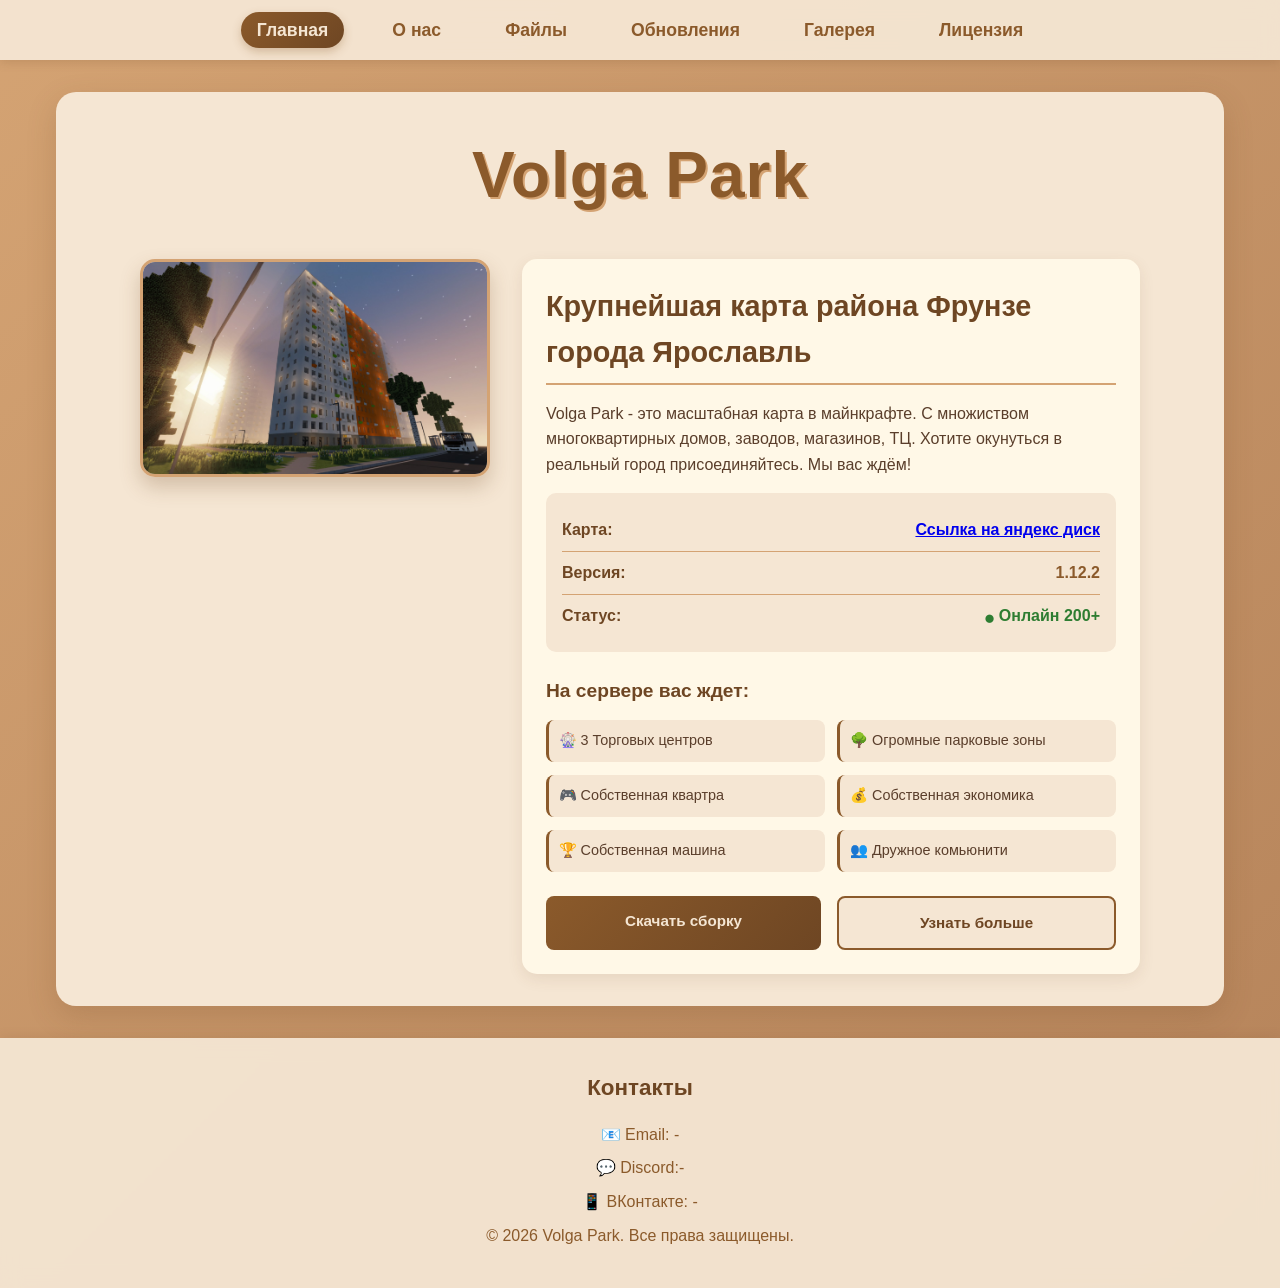
<file: index.html>
<!DOCTYPE html>
<html lang="ru">
<head>
    <meta charset="UTF-8">
    <meta name="viewport" content="width=device-width, initial-scale=1.0">
    <title>Volga Park - Главная страница</title>
    <link rel="stylesheet" href="css/style.css">
</head>
<body>
    <header>
        <nav>
            <ul>
                <li><a href="index.html">Главная</a></li>
                <li><a href="about.html">О нас</a></li>
                <li><a href="files.html">Файлы</a></li>
                <li><a href="updates.html">Обновления</a></li>
                <li><a href="gallery.html">Галерея</a></li>
                <li><a href="license.html">Лицензия</a></li>
            </ul>
        </nav>
    </header>

    <main>
        <div class="hero-modern">
            <h1 class="site-title">Volga Park</h1>
            
            <div class="hero-content">
                <div class="hero-image">
                    <img src="images/screenshot.jpg" alt="Скриншот карты Volga Park" onerror="this.src='https://via.placeholder.com/350x250?text=Volga+Park'">
                </div>
                
                <div class="hero-description">
                    <h2>Крупнейшая карта района Фрунзе города Ярославль</h2>
                    
                    <p>Volga Park - это масштабная карта в майнкрафте. С множиством многоквартирных домов, заводов, магазинов, ТЦ. Хотите окунуться в реальный город присоединяйтесь. Мы вас ждём!</p>
                    
                    <div class="server-info">
                        <div class="info-item">
                            <span class="info-label">Карта:</span>
                            <span class="info-value"><a href="https://disk.yandex.ru/d/YS_IaQkAqLWS0Q">Ссылка на яндекс диск</a></span>
                        </div>
                        <div class="info-item">
                            <span class="info-label">Версия:</span>
                            <span class="info-value">1.12.2</span>
                        </div>
                        <div class="info-item">
                            <span class="info-label">Статус:</span>
                            <span class="info-value online">Онлайн 200+</span>
                        </div>
                    </div>

                    <div class="feature-list">
                        <h3>На сервере вас ждет:</h3>
                        <ul>
                            <li>🎡 3 Торговых центров</li>
                            <li>🌳 Огромные парковые зоны</li>
                            <li>🎮 Собственная квартра</li>
                            <li>💰 Собственная экономика</li>
                            <li>🏆 Собственная машина</li>
                            <li>👥 Дружное комьюнити</li>
                        </ul>
                    </div>

                    <div class="cta-buttons">
                        <a href="files.html" class="cta-btn primary">Скачать сборку</a>
                        <a href="about.html" class="cta-btn secondary">Узнать больше</a>
                    </div>
                </div>
            </div>
        </div>
    </main>

    <footer>
        <div class="contacts">
            <h3>Контакты</h3>
            <p>📧 Email: -</p>
            <p>💬 Discord:-</p>
            <p>📱 ВКонтакте: -</p>
            <p>© 2026 Volga Park. Все права защищены.</p>
        </div>
    </footer>

    <script src="js/script.js"></script>
</body>
</html>
</file>
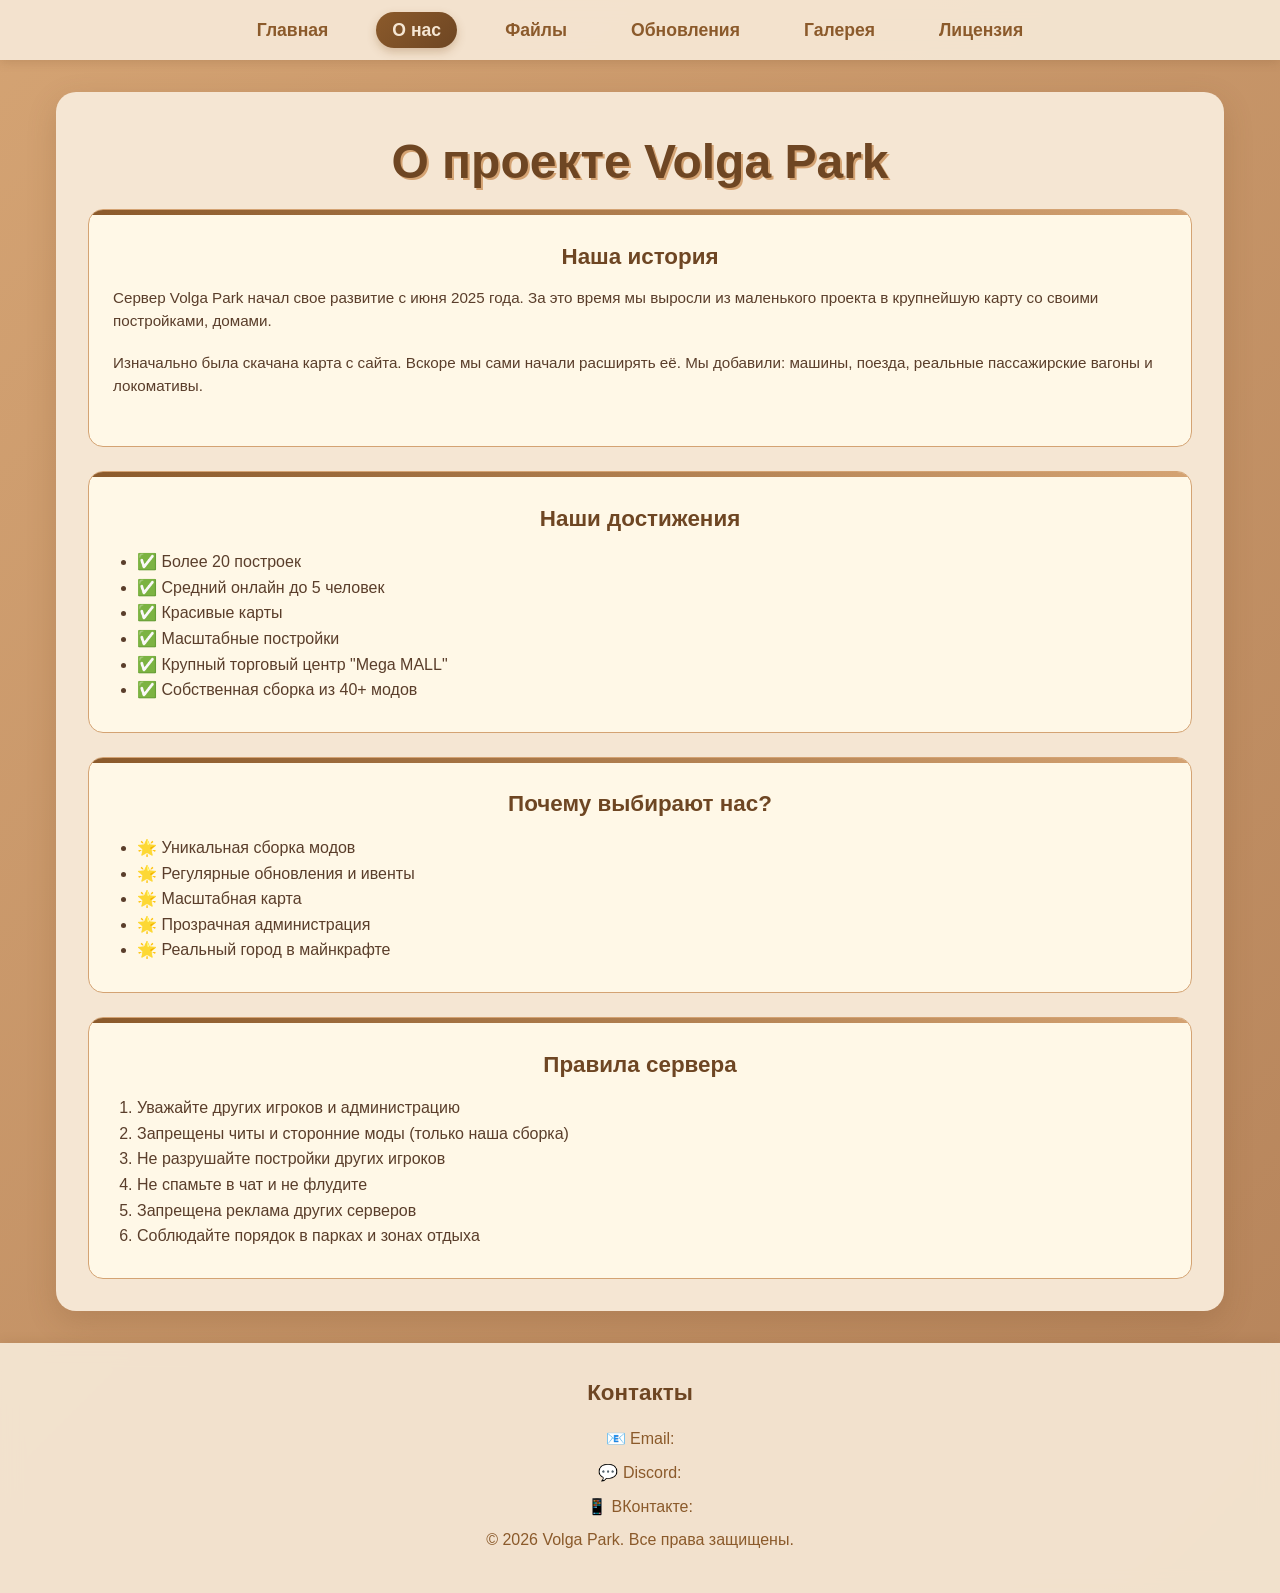
<file: about.html>
<!DOCTYPE html>
<html lang="ru">
<head>
    <meta charset="UTF-8">
    <meta name="viewport" content="width=device-width, initial-scale=1.0">
    <title>Volga Park - О нас</title>
    <link rel="stylesheet" href="css/style.css">
</head>
<body>
    <header>
        <nav>
            <ul>
                <li><a href="index.html">Главная</a></li>
                <li><a href="about.html">О нас</a></li>
                <li><a href="files.html">Файлы</a></li>
                <li><a href="updates.html">Обновления</a></li>
                <li><a href="gallery.html">Галерея</a></li>
                <li><a href="license.html">Лицензия</a></li>
            </ul>
        </nav>
    </header>

    <main>
        <div class="files-section">
            <h1 class="section-title">О проекте Volga Park</h1>
            
            <div class="file-card" style="margin-bottom: 1.5rem;">
                <h3>Наша история</h3>
                <p>Сервер Volga Park начал свое развитие с июня 2025 года. За это время мы выросли из маленького проекта в крупнейшую карту со своими постройками, домами.</p>
                <p>Изначально была скачана карта с сайта. Вскоре мы сами начали расширять её. Мы добавили: машины, поезда, реальные пассажирские вагоны и локомативы.</p>
            </div>

            <div class="file-card" style="margin-bottom: 1.5rem;">
                <h3>Наши достижения</h3>
                <ul style="margin-left: 1.5rem;">
                    <li>✅ Более 20 построек</li>
                    <li>✅ Средний онлайн до 5 человек</li>
                    <li>✅ Красивые карты</li>
                    <li>✅ Масштабные постройки</li>
                    <li>✅ Крупный торговый центр "Mega MALL"</li>
                    <li>✅ Собственная сборка из 40+ модов</li>
                </ul>
            </div>

            <div class="file-card" style="margin-bottom: 1.5rem;">
                <h3>Почему выбирают нас?</h3>
                <ul style="margin-left: 1.5rem;">
                    <li>🌟 Уникальная сборка модов</li>
                    <li>🌟 Регулярные обновления и ивенты</li>
                    <li>🌟 Масштабная карта</li>
                    <li>🌟 Прозрачная администрация</li>
                    <li>🌟 Реальный город в майнкрафте</li>
                </ul>
            </div>

            <div class="file-card">
                <h3>Правила сервера</h3>
                <ol style="margin-left: 1.5rem;">
                    <li>Уважайте других игроков и администрацию</li>
                    <li>Запрещены читы и сторонние моды (только наша сборка)</li>
                    <li>Не разрушайте постройки других игроков</li>
                    <li>Не спамьте в чат и не флудите</li>
                    <li>Запрещена реклама других серверов</li>
                    <li>Соблюдайте порядок в парках и зонах отдыха</li>
                </ol>
            </div>
        </div>
    </main>

    <footer>
        <div class="contacts">
            <h3>Контакты</h3>
            <p>📧 Email: <a href=""></a></p>
            <p>💬 Discord: <a href="" target="_blank"></a></p>
            <p>📱 ВКонтакте: <a href="" target="_blank"></a></p>
            <p>© 2026 Volga Park. Все права защищены.</p>
        </div>
    </footer>

    <script src="js/script.js"></script>
</body>
</html>
</file>
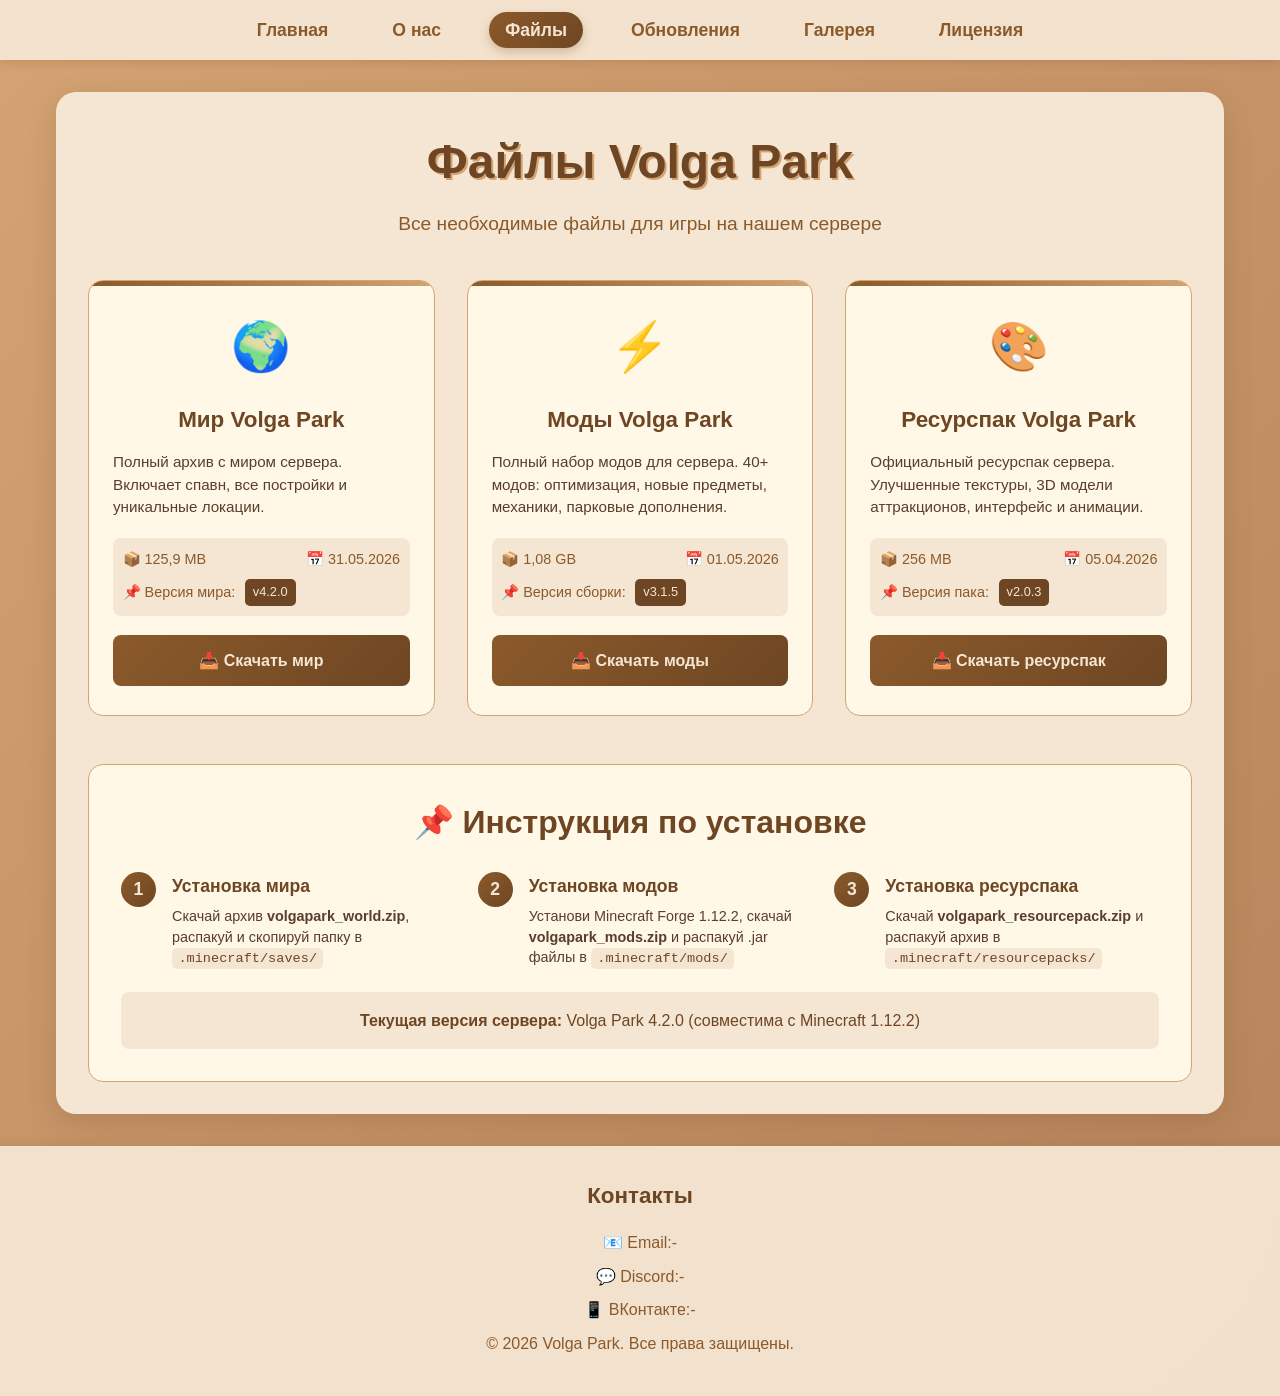
<file: files.html>
<!DOCTYPE html>
<html lang="ru">
<head>
    <meta charset="UTF-8">
    <meta name="viewport" content="width=device-width, initial-scale=1.0">
    <title>Volga Park - Файлы для скачивания</title>
    <link rel="stylesheet" href="css/style.css">
</head>
<body>
    <header>
        <nav>
            <ul>
                <li><a href="index.html">Главная</a></li>
                <li><a href="about.html">О нас</a></li>
                <li><a href="files.html">Файлы</a></li>
                <li><a href="updates.html">Обновления</a></li>
                <li><a href="gallery.html">Галерея</a></li>
                <li><a href="license.html">Лицензия</a></li>
            </ul>
        </nav>
    </header>

    <main>
        <div class="files-section">
            <h1 class="section-title">Файлы Volga Park</h1>
            <p class="section-subtitle">Все необходимые файлы для игры на нашем сервере</p>

            <div class="files-grid">
                <!-- Мир -->
                <div class="file-card">
                    <div class="file-icon">🌍</div>
                    <h3>Мир Volga Park</h3>
                    <p>Полный архив с миром сервера. Включает спавн, все постройки и уникальные локации.</p>
                    <div class="file-info">
                        <span>📦 125,9 MB</span>
                        <span>📅 31.05.2026</span>
                        <span>📌 Версия мира: <span class="version-badge">v4.2.0</span></span>
                    </div>
                    <a href="https://disk.yandex.ru/d/YS_IaQkAqLWS0Q" class="download-btn" download>📥 Скачать мир</a>
                </div>

                <!-- Моды -->
                <div class="file-card">
                    <div class="file-icon">⚡</div>
                    <h3>Моды Volga Park</h3>
                    <p>Полный набор модов для сервера. 40+ модов: оптимизация, новые предметы, механики, парковые дополнения.</p>
                    <div class="file-info">
                        <span>📦 1,08 GB</span>
                        <span>📅 01.05.2026</span>
                        <span>📌 Версия сборки: <span class="version-badge">v3.1.5</span></span>
                    </div>
                    <a href="https://drive.google.com/file/d/1bdpc45ZeOwA4E7Hl0rYUa6uMq1CjgZY0/view?usp=sharing" class="download-btn" download>📥 Скачать моды</a>
                </div>

                <!-- Ресурспак -->
                <div class="file-card">
                    <div class="file-icon">🎨</div>
                    <h3>Ресурспак Volga Park</h3>
                    <p>Официальный ресурспак сервера. Улучшенные текстуры, 3D модели аттракционов, интерфейс и анимации.</p>
                    <div class="file-info">
                        <span>📦 256 MB</span>
                        <span>📅 05.04.2026</span>
                        <span>📌 Версия пака: <span class="version-badge">v2.0.3</span></span>
                    </div>
                    <a href="https://disk.yandex.ru/d/nYW-C5jhCQYUsg" class="download-btn" download>📥 Скачать ресурспак</a>
                </div>
            </div>

            <div class="installation-guide">
                <h2>📌 Инструкция по установке</h2>
                
                <div class="guide-steps">
                    <div class="step">
                        <div class="step-number">1</div>
                        <div class="step-content">
                            <h3>Установка мира</h3>
                            <p>Скачай архив <strong>volgapark_world.zip</strong>, распакуй и скопируй папку в <code>.minecraft/saves/</code></p>
                        </div>
                    </div>
                    
                    <div class="step">
                        <div class="step-number">2</div>
                        <div class="step-content">
                            <h3>Установка модов</h3>
                            <p>Установи Minecraft Forge 1.12.2, скачай <strong>volgapark_mods.zip</strong> и распакуй .jar файлы в <code>.minecraft/mods/</code></p>
                        </div>
                    </div>
                    
                    <div class="step">
                        <div class="step-number">3</div>
                        <div class="step-content">
                            <h3>Установка ресурспака</h3>
                            <p>Скачай <strong>volgapark_resourcepack.zip</strong> и распакуй архив в <code>.minecraft/resourcepacks/</code></p>
                        </div>
                    </div>
                </div>
                
                <div style="margin-top: 1.5rem; padding: 1rem; background: #f5e6d3; border-radius: 8px; text-align: center;">
                    <p style="color: #6e4623;"><strong>Текущая версия сервера:</strong> Volga Park 4.2.0 (совместима с Minecraft 1.12.2)</p>
                </div>
            </div>
        </div>
    </main>

    <footer>
        <div class="contacts">
            <h3>Контакты</h3>
            <p>📧 Email:-</p>
            <p>💬 Discord:-</p>
            <p>📱 ВКонтакте:-</p>
            <p>© 2026 Volga Park. Все права защищены.</p>
        </div>
    </footer>

    <script src="js/script.js"></script>
</body>
</html>
</file>
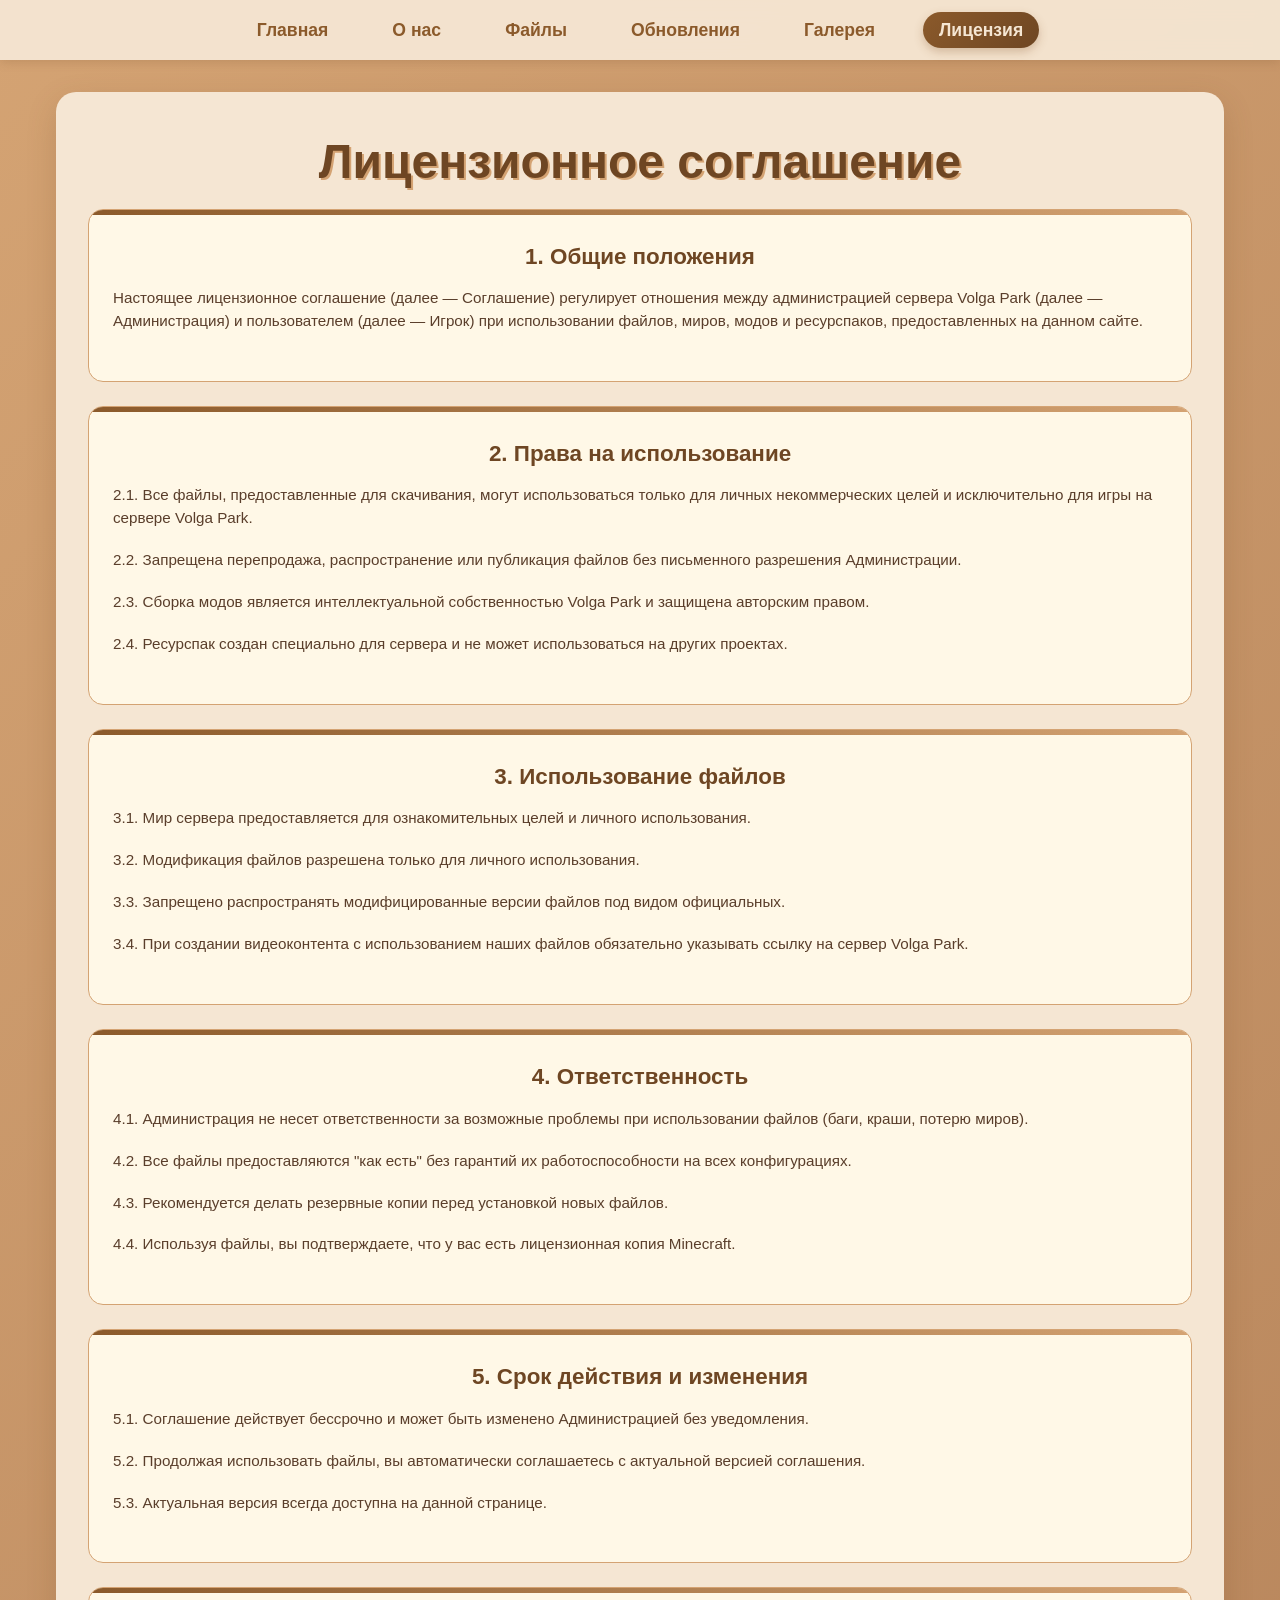
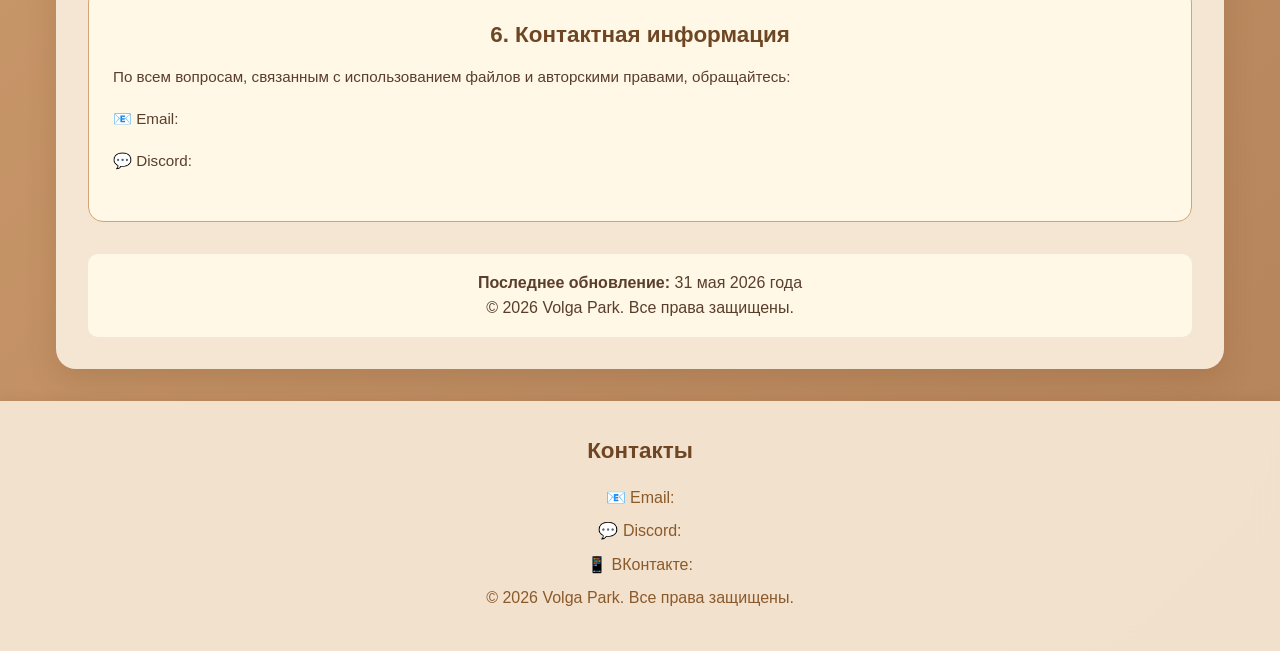
<file: license.html>
<!DOCTYPE html>
<html lang="ru">
<head>
    <meta charset="UTF-8">
    <meta name="viewport" content="width=device-width, initial-scale=1.0">
    <title>Volga Park - Лицензионное соглашение</title>
    <link rel="stylesheet" href="css/style.css">
</head>
<body>
    <header>
        <nav>
            <ul>
                <li><a href="index.html">Главная</a></li>
                <li><a href="about.html">О нас</a></li>
                <li><a href="files.html">Файлы</a></li>
                <li><a href="updates.html">Обновления</a></li>
                <li><a href="gallery.html">Галерея</a></li>
                <li><a href="license.html">Лицензия</a></li>
            </ul>
        </nav>
    </header>

    <main>
        <div class="files-section">
            <h1 class="section-title">Лицензионное соглашение</h1>
            
            <div class="file-card" style="margin-bottom: 1.5rem;">
                <h3>1. Общие положения</h3>
                <p>Настоящее лицензионное соглашение (далее — Соглашение) регулирует отношения между администрацией сервера Volga Park (далее — Администрация) и пользователем (далее — Игрок) при использовании файлов, миров, модов и ресурспаков, предоставленных на данном сайте.</p>
            </div>

            <div class="file-card" style="margin-bottom: 1.5rem;">
                <h3>2. Права на использование</h3>
                <p>2.1. Все файлы, предоставленные для скачивания, могут использоваться только для личных некоммерческих целей и исключительно для игры на сервере Volga Park.</p>
                <p>2.2. Запрещена перепродажа, распространение или публикация файлов без письменного разрешения Администрации.</p>
                <p>2.3. Сборка модов является интеллектуальной собственностью Volga Park и защищена авторским правом.</p>
                <p>2.4. Ресурспак создан специально для сервера и не может использоваться на других проектах.</p>
            </div>

            <div class="file-card" style="margin-bottom: 1.5rem;">
                <h3>3. Использование файлов</h3>
                <p>3.1. Мир сервера предоставляется для ознакомительных целей и личного использования.</p>
                <p>3.2. Модификация файлов разрешена только для личного использования.</p>
                <p>3.3. Запрещено распространять модифицированные версии файлов под видом официальных.</p>
                <p>3.4. При создании видеоконтента с использованием наших файлов обязательно указывать ссылку на сервер Volga Park.</p>
            </div>

            <div class="file-card" style="margin-bottom: 1.5rem;">
                <h3>4. Ответственность</h3>
                <p>4.1. Администрация не несет ответственности за возможные проблемы при использовании файлов (баги, краши, потерю миров).</p>
                <p>4.2. Все файлы предоставляются "как есть" без гарантий их работоспособности на всех конфигурациях.</p>
                <p>4.3. Рекомендуется делать резервные копии перед установкой новых файлов.</p>
                <p>4.4. Используя файлы, вы подтверждаете, что у вас есть лицензионная копия Minecraft.</p>
            </div>

            <div class="file-card" style="margin-bottom: 1.5rem;">
                <h3>5. Срок действия и изменения</h3>
                <p>5.1. Соглашение действует бессрочно и может быть изменено Администрацией без уведомления.</p>
                <p>5.2. Продолжая использовать файлы, вы автоматически соглашаетесь с актуальной версией соглашения.</p>
                <p>5.3. Актуальная версия всегда доступна на данной странице.</p>
            </div>

            <div class="file-card">
                <h3>6. Контактная информация</h3>
                <p>По всем вопросам, связанным с использованием файлов и авторскими правами, обращайтесь:</p>
                <p>📧 Email: <a href=""></a></p>
                <p>💬 Discord: <a href="" target="_blank"></a></p>
            </div>

            <div style="margin-top: 2rem; text-align: center; padding: 1rem; background: #fff8e7; border-radius: 10px;">
                <p><strong>Последнее обновление:</strong> 31 мая 2026 года</p>
                <p>© 2026 Volga Park. Все права защищены.</p>
            </div>
        </div>
    </main>

    <footer>
        <div class="contacts">
            <h3>Контакты</h3>
            <p>📧 Email: <a href=""></a></p>
            <p>💬 Discord: <a href="" target="_blank"></a></p>
            <p>📱 ВКонтакте: <a href="" target="_blank"></a></p>
            <p>© 2026 Volga Park. Все права защищены.</p>
        </div>
    </footer>

    <script src="js/script.js"></script>
</body>
</html>
</file>
<file: css/style.css>
/* css/style.css - Бежево-коричневая тема для Volga Park */
* {
    margin: 0;
    padding: 0;
    box-sizing: border-box;
}

body {
    font-family: 'Segoe UI', Tahoma, Geneva, Verdana, sans-serif;
    background: linear-gradient(135deg, #d4a373 0%, #b5835a 100%);
    color: #5a3e2b;
    line-height: 1.6;
    min-height: 100vh;
    display: flex;
    flex-direction: column;
}

/* Шапка и навигация */
header {
    background: rgba(245, 230, 211, 0.95);
    box-shadow: 0 2px 10px rgba(110, 70, 35, 0.2);
    position: static;
    top: 0;
    z-index: 1000;
    backdrop-filter: blur(10px);
}

nav {
    max-width: 1200px;
    margin: 0 auto;
    padding: 1rem;
}

nav ul {
    display: flex;
    justify-content: center;
    list-style: none;
    gap: 2rem;
    flex-wrap: wrap;
}

nav ul li a {
    color: #8b5a2b;
    text-decoration: none;
    font-weight: 600;
    padding: 0.5rem 1rem;
    border-radius: 25px;
    transition: all 0.3s ease;
    font-size: 1.1rem;
}

nav ul li a:hover,
nav ul li a.active {
    background: linear-gradient(135deg, #8b5a2b 0%, #6e4623 100%);
    color: #f5e6d3;
    transform: translateY(-2px);
    box-shadow: 0 4px 10px rgba(139, 90, 43, 0.3);
}

/* Основной контент */
main {
    max-width: 1200px;
    margin: 2rem auto;
    padding: 0 1rem;
    flex: 1;
    width: 100%;
}

/* Главная страница */
.hero-modern {
    background: #f5e6d3;
    border-radius: 20px;
    padding: 2rem;
    box-shadow: 0 10px 30px rgba(110, 70, 35, 0.2);
}

.site-title {
    font-size: 4rem;
    font-weight: 800;
    color: #8b5a2b;
    text-align: center;
    margin-bottom: 2rem;
    text-shadow: 2px 2px 0 #d4a373;
    letter-spacing: 1px;
}

.hero-content {
    display: flex;
    gap: 2rem;
    align-items: flex-start;
    max-width: 1000px;
    margin: 0 auto;
}

.hero-image {
    flex: 0 0 350px;
    border-radius: 15px;
    overflow: hidden;
    box-shadow: 0 10px 20px rgba(110, 70, 35, 0.25);
    border: 3px solid #d4a373;
}

.hero-image img {
    width: 100%;
    height: auto;
    display: block;
    transition: transform 0.3s ease;
}

.hero-image:hover img {
    transform: scale(1.05);
}

.hero-description {
    flex: 1;
    background: #fff8e7;
    padding: 1.5rem;
    border-radius: 15px;
    box-shadow: 0 5px 15px rgba(110, 70, 35, 0.1);
}

.hero-description h2 {
    font-size: 1.8rem;
    color: #6e4623;
    margin-bottom: 1rem;
    border-bottom: 2px solid #d4a373;
    padding-bottom: 0.5rem;
}

.hero-description p {
    font-size: 1rem;
    color: #5a3e2b;
    margin-bottom: 1rem;
    line-height: 1.6;
}

.server-info {
    background: #f5e6d3;
    border-radius: 10px;
    padding: 1rem;
    margin-bottom: 1.5rem;
}

.info-item {
    display: flex;
    justify-content: space-between;
    padding: 0.5rem 0;
    border-bottom: 1px solid #d4a373;
}

.info-item:last-child {
    border-bottom: none;
}

.info-label {
    font-weight: 600;
    color: #6e4623;
}

.info-value {
    font-weight: 700;
    color: #8b5a2b;
}

.info-value.online {
    color: #2e7d32;
    position: relative;
    padding-left: 15px;
}

.info-value.online::before {
    content: '●';
    position: absolute;
    left: 0;
    color: #2e7d32;
    font-size: 1.2rem;
}

.feature-list {
    margin-bottom: 1.5rem;
}

.feature-list h3 {
    font-size: 1.2rem;
    color: #6e4623;
    margin-bottom: 0.8rem;
}

.feature-list ul {
    list-style: none;
    display: grid;
    grid-template-columns: repeat(2, 1fr);
    gap: 0.8rem;
}

.feature-list li {
    background: #f5e6d3;
    padding: 0.6rem;
    border-radius: 8px;
    font-size: 0.9rem;
    color: #5a3e2b;
    border-left: 3px solid #8b5a2b;
}

.cta-buttons {
    display: flex;
    gap: 1rem;
}

.cta-btn {
    flex: 1;
    padding: 0.8rem;
    text-align: center;
    border-radius: 8px;
    font-weight: 600;
    text-decoration: none;
    transition: all 0.3s ease;
    font-size: 0.95rem;
}

.cta-btn.primary {
    background: linear-gradient(135deg, #8b5a2b 0%, #6e4623 100%);
    color: #f5e6d3;
}

.cta-btn.secondary {
    background: #f5e6d3;
    color: #6e4623;
    border: 2px solid #8b5a2b;
}

.cta-btn:hover {
    transform: translateY(-2px);
    box-shadow: 0 5px 15px rgba(139, 90, 43, 0.3);
}

/* Страница с файлами */
.files-section {
    background: #f5e6d3;
    border-radius: 20px;
    padding: 2rem;
    box-shadow: 0 10px 30px rgba(110, 70, 35, 0.2);
}

.section-title {
    font-size: 3rem;
    font-weight: 800;
    color: #6e4623;
    text-align: center;
    margin-bottom: 0.5rem;
    text-shadow: 2px 2px 0 #d4a373;
}

.section-subtitle {
    text-align: center;
    color: #8b5a2b;
    font-size: 1.2rem;
    margin-bottom: 2.5rem;
}

.files-grid {
    display: grid;
    grid-template-columns: repeat(3, 1fr);
    gap: 2rem;
    margin-bottom: 3rem;
}

.file-card {
    background: #fff8e7;
    border-radius: 15px;
    padding: 1.8rem 1.5rem;
    transition: all 0.3s ease;
    border: 1px solid #d4a373;
    display: flex;
    flex-direction: column;
    position: relative;
    overflow: hidden;
}

.file-card::before {
    content: '';
    position: absolute;
    top: 0;
    left: 0;
    right: 0;
    height: 5px;
    background: linear-gradient(90deg, #8b5a2b, #d4a373);
}

.file-card:hover {
    transform: translateY(-5px);
    box-shadow: 0 15px 30px rgba(139, 90, 43, 0.2);
    border-color: #8b5a2b;
}

.file-icon {
    font-size: 3rem;
    margin-bottom: 1rem;
    text-align: center;
}

.file-card h3 {
    color: #6e4623;
    margin-bottom: 0.8rem;
    font-size: 1.4rem;
    text-align: center;
}

.file-card p {
    color: #5a3e2b;
    font-size: 0.95rem;
    margin-bottom: 1.2rem;
    flex-grow: 1;
    line-height: 1.5;
}

.file-info {
    display: flex;
    justify-content: space-between;
    margin-bottom: 1.2rem;
    font-size: 0.9rem;
    color: #8b5a2b;
    background: #f5e6d3;
    padding: 0.6rem;
    border-radius: 8px;
    flex-wrap: wrap;
    gap: 0.5rem;
}

.file-info span {
    display: flex;
    align-items: center;
    gap: 0.3rem;
}

.version-badge {
    background: #6e4623;
    color: #f5e6d3;
    padding: 0.2rem 0.5rem;
    border-radius: 5px;
    font-size: 0.8rem;
    margin-left: 0.3rem;
    display: inline-block;
}

.download-btn {
    display: inline-block;
    background: linear-gradient(135deg, #8b5a2b 0%, #6e4623 100%);
    color: #f5e6d3;
    text-decoration: none;
    padding: 0.8rem 1rem;
    border-radius: 8px;
    border: none;
    cursor: pointer;
    transition: all 0.3s ease;
    font-weight: 600;
    text-align: center;
    width: 100%;
    font-size: 1rem;
}

.download-btn:hover {
    opacity: 0.9;
    transform: scale(1.02);
    box-shadow: 0 5px 15px rgba(139, 90, 43, 0.4);
}

.installation-guide {
    background: #fff8e7;
    border-radius: 15px;
    padding: 2rem;
    margin-top: 2rem;
    border: 1px solid #d4a373;
}

.installation-guide h2 {
    color: #6e4623;
    margin-bottom: 1.5rem;
    text-align: center;
    font-size: 2rem;
}

.guide-steps {
    display: grid;
    grid-template-columns: repeat(3, 1fr);
    gap: 2rem;
}

.step {
    display: flex;
    gap: 1rem;
    align-items: flex-start;
}

.step-number {
    width: 35px;
    height: 35px;
    background: linear-gradient(135deg, #8b5a2b 0%, #6e4623 100%);
    color: #f5e6d3;
    border-radius: 50%;
    display: flex;
    align-items: center;
    justify-content: center;
    font-weight: 700;
    font-size: 1.1rem;
    flex-shrink: 0;
}

.step-content h3 {
    color: #6e4623;
    margin-bottom: 0.4rem;
    font-size: 1.1rem;
}

.step-content p {
    color: #5a3e2b;
    font-size: 0.9rem;
    line-height: 1.4;
}

.step-content code {
    background: #f5e6d3;
    padding: 0.2rem 0.4rem;
    border-radius: 5px;
    font-size: 0.85rem;
    color: #6e4623;
}

/* Страница обновлений */
.updates-section {
    background: #f5e6d3;
    border-radius: 20px;
    padding: 2rem;
    box-shadow: 0 10px 30px rgba(110, 70, 35, 0.2);
}

.updates-section h1 {
    font-size: 3rem;
    color: #6e4623;
    margin-bottom: 2rem;
    text-align: center;
    text-shadow: 2px 2px 0 #d4a373;
}

.update-timeline {
    position: relative;
    padding-left: 2rem;
}

.update-timeline::before {
    content: '';
    position: absolute;
    left: 0;
    top: 0;
    bottom: 0;
    width: 4px;
    background: linear-gradient(135deg, #8b5a2b 0%, #d4a373 100%);
    border-radius: 2px;
}

.update-card {
    background: #fff8e7;
    border-radius: 12px;
    padding: 1.5rem;
    margin-bottom: 2rem;
    position: relative;
    border: 1px solid #d4a373;
}

.update-card::before {
    content: '●';
    position: absolute;
    left: -2.4rem;
    top: 1.5rem;
    color: #8b5a2b;
    font-size: 1.5rem;
    background: #f5e6d3;
    width: 2rem;
    height: 2rem;
    border-radius: 50%;
    display: flex;
    align-items: center;
    justify-content: center;
    border: 3px solid #8b5a2b;
}

.update-card.future {
    opacity: 0.9;
    border: 2px dashed #d4a373;
}

.update-header {
    display: flex;
    justify-content: space-between;
    align-items: center;
    margin-bottom: 1rem;
    flex-wrap: wrap;
    gap: 1rem;
}

.update-header h2 {
    color: #6e4623;
    font-size: 1.4rem;
    margin: 0;
}

.update-date {
    background: #f5e6d3;
    color: #8b5a2b;
    padding: 0.3rem 1rem;
    border-radius: 20px;
    font-weight: 600;
    font-size: 0.9rem;
}

.update-badge {
    background: #8b5a2b;
    color: #f5e6d3;
    padding: 0.3rem 1rem;
    border-radius: 20px;
    font-size: 0.9rem;
    font-weight: 600;
}

.update-badge.future {
    background: #d4a373;
}

.update-badge.new {
    background: #6e4623;
}

.update-content {
    display: flex;
    gap: 2rem;
    flex-wrap: wrap;
}

.update-text {
    flex: 1;
    min-width: 300px;
}

.update-text h3 {
    color: #6e4623;
    margin: 1rem 0 0.5rem 0;
}

.update-text ul {
    margin-left: 1.5rem;
    margin-bottom: 1rem;
}

.update-text li {
    margin-bottom: 0.3rem;
    color: #5a3e2b;
}

.update-image {
    flex: 0 0 250px;
}

.update-image img {
    width: 100%;
    height: auto;
    border-radius: 10px;
    box-shadow: 0 5px 15px rgba(110, 70, 35, 0.2);
    transition: transform 0.3s ease;
}

.update-image img:hover {
    transform: scale(1.03);
}

/* Галерея */
.gallery-section {
    background: #f5e6d3;
    border-radius: 20px;
    padding: 2rem;
    box-shadow: 0 10px 30px rgba(110, 70, 35, 0.2);
}

.gallery-section h1 {
    font-size: 3rem;
    color: #6e4623;
    margin-bottom: 1rem;
    text-align: center;
    text-shadow: 2px 2px 0 #d4a373;
}

.gallery-filters {
    display: flex;
    justify-content: center;
    gap: 1rem;
    margin: 2rem 0;
    flex-wrap: wrap;
}

.filter-btn {
    background: #fff8e7;
    border: 2px solid #8b5a2b;
    color: #6e4623;
    padding: 0.5rem 1.5rem;
    border-radius: 25px;
    cursor: pointer;
    font-weight: 600;
    transition: all 0.3s ease;
}

.filter-btn:hover,
.filter-btn.active {
    background: linear-gradient(135deg, #8b5a2b 0%, #6e4623 100%);
    color: #f5e6d3;
}

.gallery-grid {
    display: grid;
    grid-template-columns: repeat(auto-fill, minmax(280px, 1fr));
    gap: 1.5rem;
    margin-top: 2rem;
}

.gallery-item {
    position: relative;
    border-radius: 12px;
    overflow: hidden;
    cursor: pointer;
    box-shadow: 0 5px 15px rgba(110, 70, 35, 0.15);
    transition: all 0.3s ease;
    border: 2px solid #d4a373;
}

.gallery-item:hover {
    transform: translateY(-5px);
    box-shadow: 0 10px 25px rgba(139, 90, 43, 0.3);
    border-color: #8b5a2b;
}

.gallery-item img {
    width: 100%;
    height: 220px;
    object-fit: cover;
    display: block;
    transition: transform 0.5s ease;
}

.gallery-item:hover img {
    transform: scale(1.1);
}

.gallery-caption {
    position: absolute;
    bottom: 0;
    left: 0;
    right: 0;
    background: linear-gradient(to top, rgba(110, 70, 35, 0.9), transparent);
    color: #f5e6d3;
    padding: 1rem;
    transform: translateY(100%);
    transition: transform 0.3s ease;
}

.gallery-item:hover .gallery-caption {
    transform: translateY(0);
}

.gallery-caption h3 {
    font-size: 1rem;
    margin-bottom: 0.2rem;
}

.gallery-caption p {
    font-size: 0.85rem;
    opacity: 0.9;
}

/* Модальное окно для галереи */
.modal {
    display: none;
    position: fixed;
    top: 0;
    left: 0;
    width: 100%;
    height: 100%;
    background: rgba(90, 62, 43, 0.95);
    z-index: 2000;
    cursor: pointer;
}

.modal.active {
    display: flex;
    justify-content: center;
    align-items: center;
}

.modal-content {
    max-width: 90%;
    max-height: 90%;
}

.modal-content img {
    width: 100%;
    height: auto;
    border-radius: 10px;
    box-shadow: 0 0 30px rgba(0,0,0,0.3);
    border: 3px solid #d4a373;
}

.modal-close {
    position: absolute;
    top: 20px;
    right: 30px;
    color: #f5e6d3;
    font-size: 3rem;
    cursor: pointer;
    transition: color 0.3s ease;
}

.modal-close:hover {
    color: #d4a373;
}

.modal-caption {
    position: absolute;
    bottom: 20px;
    left: 0;
    right: 0;
    text-align: center;
    color: #f5e6d3;
    font-size: 1.1rem;
    padding: 1rem;
    background: rgba(110, 70, 35, 0.7);
}

/* Подвал */
footer {
    background: rgba(245, 230, 211, 0.95);
    text-align: center;
    padding: 2rem;
    margin-top: auto;
    box-shadow: 0 -2px 10px rgba(110, 70, 35, 0.1);
    backdrop-filter: blur(10px);
}

footer .contacts {
    max-width: 600px;
    margin: 0 auto;
}

footer .contacts h3 {
    color: #6e4623;
    margin-bottom: 1rem;
    font-size: 1.4rem;
}

footer .contacts p {
    margin: 0.5rem 0;
    color: #8b5a2b;
    font-size: 1rem;
}

.contacts a {
    color: #6e4623;
    text-decoration: none;
    transition: color 0.3s ease;
}

.contacts a:hover {
    color: #8b5a2b;
    text-decoration: underline;
}

/* Адаптивность */
@media (max-width: 1024px) {
    .hero-content {
        flex-direction: column;
        align-items: center;
    }
    
    .hero-image {
        flex: 0 0 auto;
        width: 100%;
        max-width: 500px;
    }
    
    .files-grid {
        grid-template-columns: repeat(2, 1fr);
    }
    
    .guide-steps {
        grid-template-columns: 1fr;
        gap: 1.5rem;
    }
}

@media (max-width: 768px) {
    nav ul {
        gap: 1rem;
    }
    
    nav ul li a {
        padding: 0.4rem 0.8rem;
        font-size: 0.95rem;
    }
    
    .site-title {
        font-size: 2.8rem;
    }
    
    .hero-description h2 {
        font-size: 1.5rem;
    }
    
    .feature-list ul {
        grid-template-columns: 1fr;
    }
    
    .cta-buttons {
        flex-direction: column;
    }
    
    .files-grid {
        grid-template-columns: 1fr;
    }
    
    .section-title {
        font-size: 2.2rem;
    }
    
    .update-content {
        flex-direction: column;
    }
    
    .update-image {
        flex: 0 0 auto;
        max-width: 100%;
    }
    
    .gallery-grid {
        grid-template-columns: repeat(auto-fill, minmax(220px, 1fr));
    }
    
    .gallery-filters {
        flex-direction: column;
        align-items: stretch;
    }
    
    .filter-btn {
        text-align: center;
    }
}

@media (max-width: 480px) {
    nav ul {
        flex-direction: column;
        align-items: center;
        gap: 0.5rem;
    }
    
    nav ul li a {
        display: block;
        width: 100%;
        text-align: center;
    }
    
    .site-title {
        font-size: 2.2rem;
    }
    
    .file-info {
        flex-direction: column;
        align-items: flex-start;
    }
}
</file>
